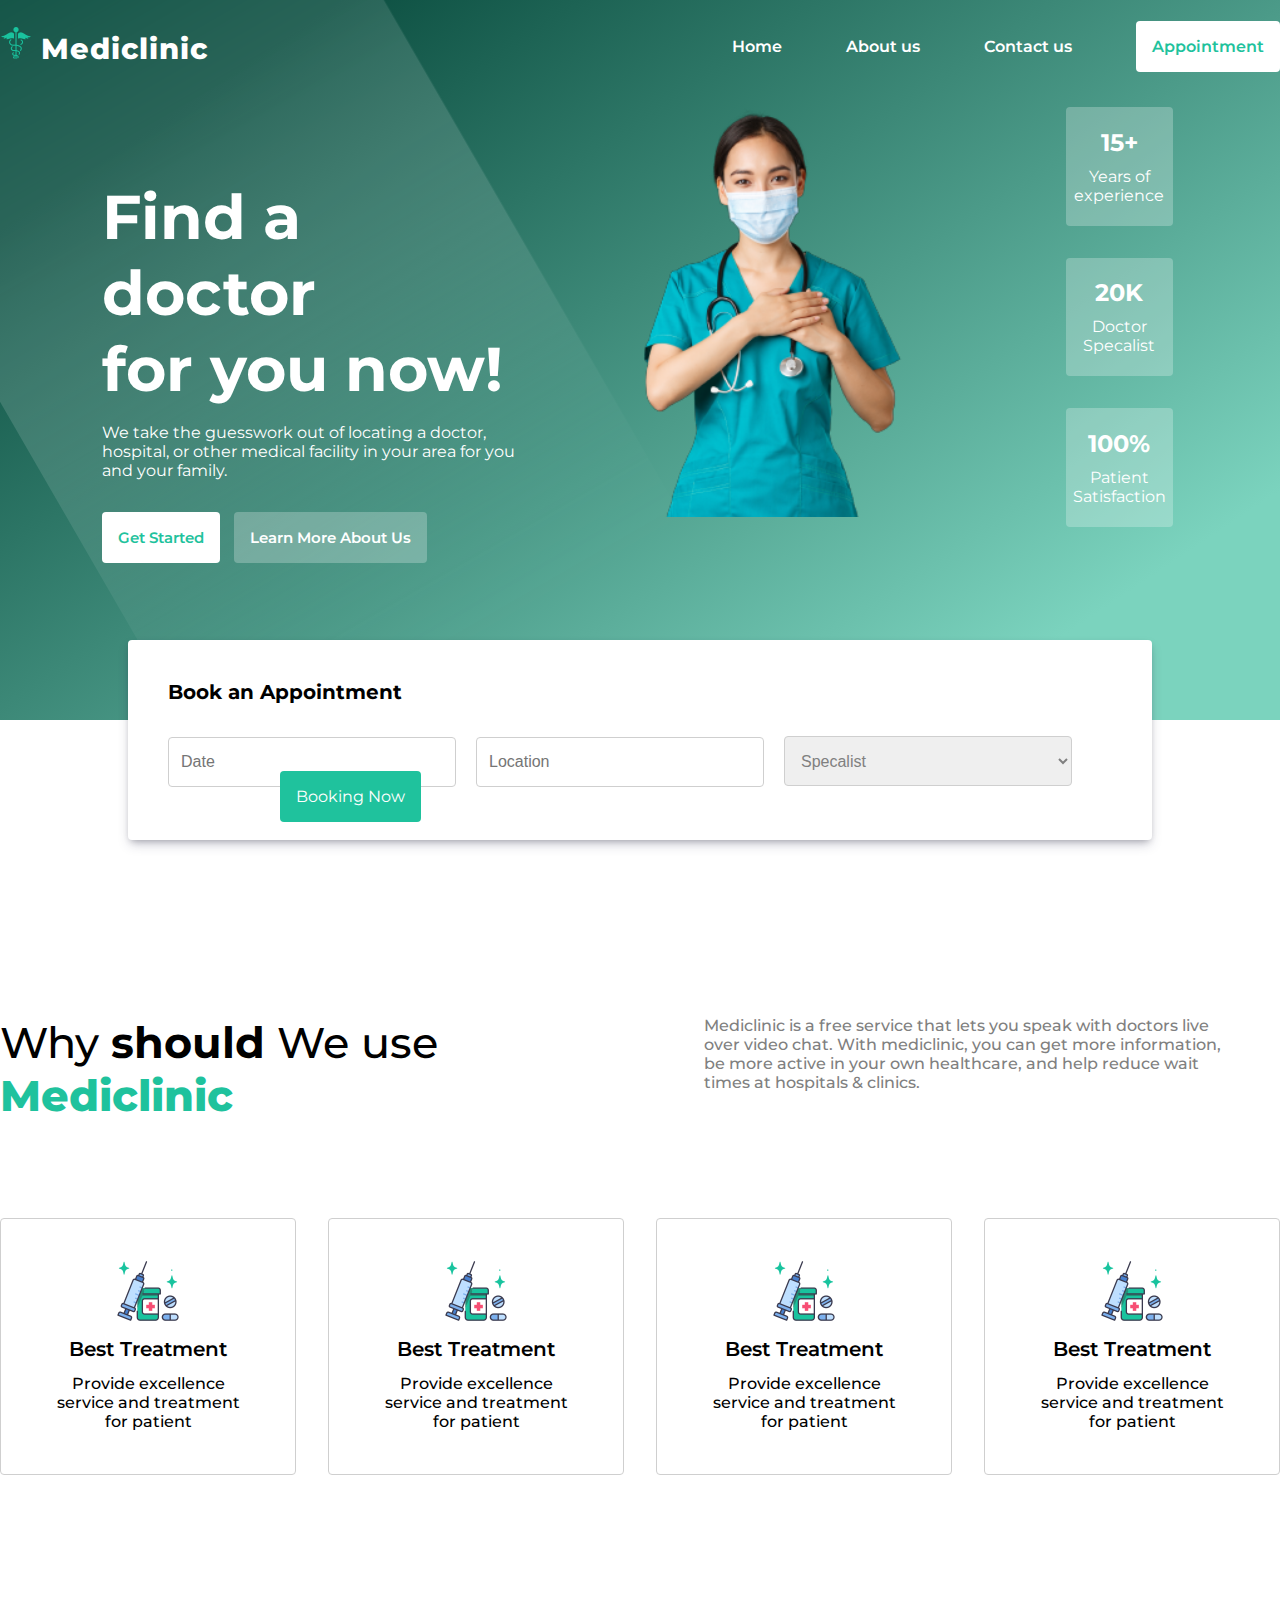
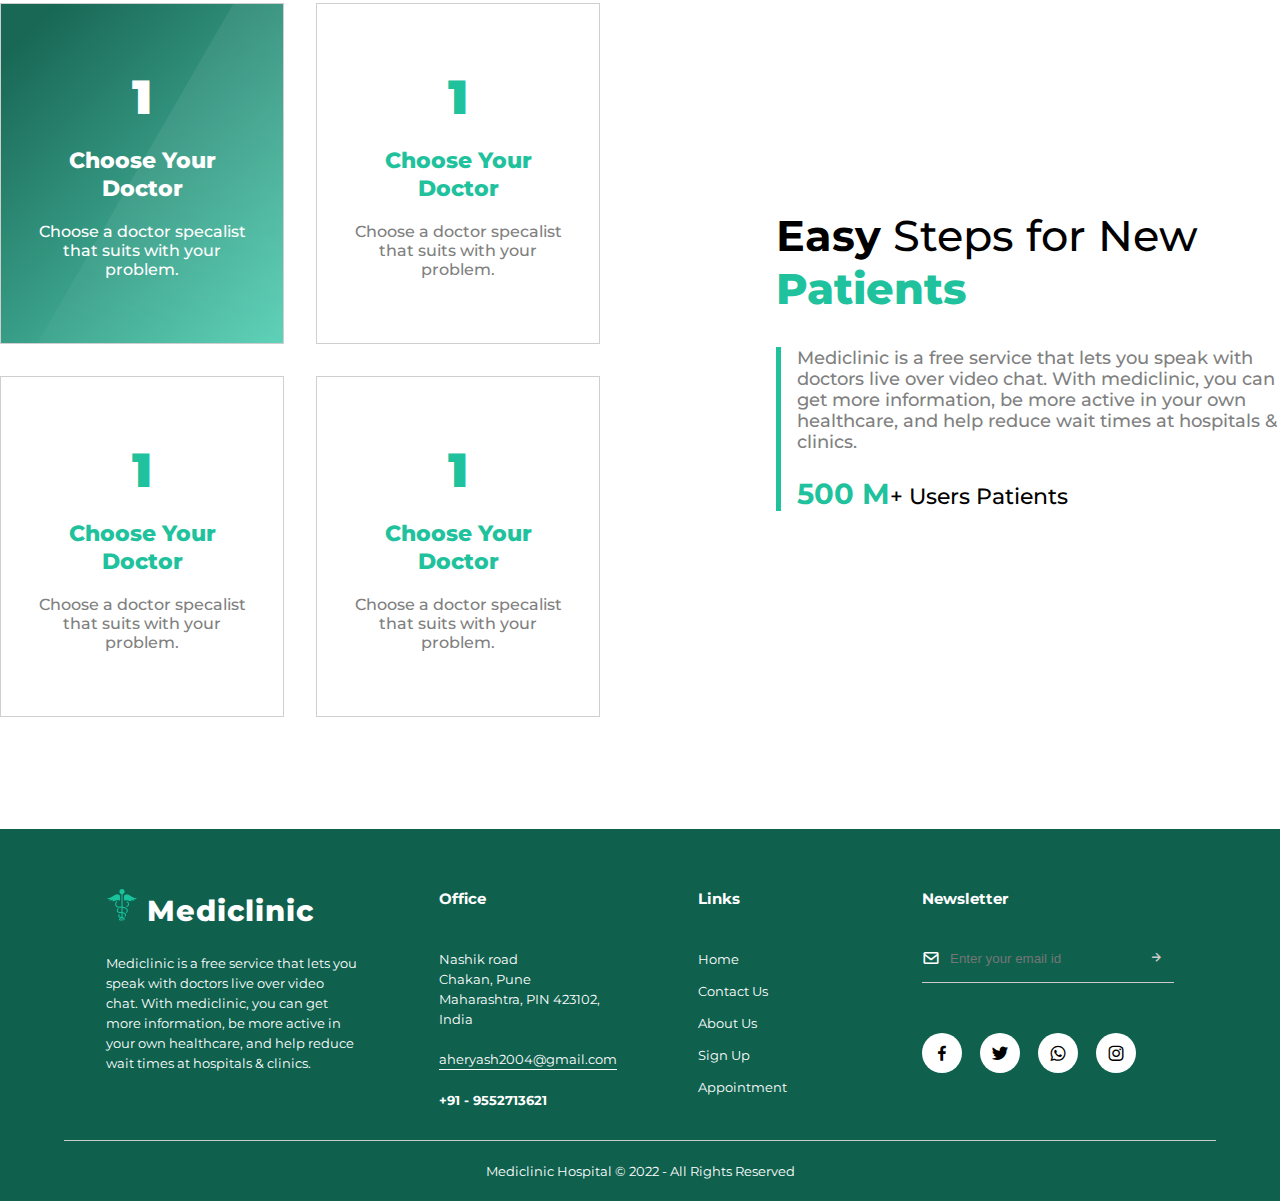
<file: index.html>
<!DOCTYPE html>
<html>
    <head>
        <link rel="stylesheet" href="style.css">
        <title>Home Page</title>
        <meta name="viewport" content="width=device-width, initial-scale=1.0">
        <link rel="stylesheet" href="https://cdnjs.cloudflare.com/ajax/libs/font-awesome/4.5.0/css/font-awesome.min.css">
        <link rel="stylesheet" href="https://cdn.jsdelivr.net/npm/boxicons@latest/css/boxicons.min.css">
        <link rel="stylesheet" href="https://cdn.jsdelivr.net/npm/swiper/swiper-bundle.min.css"/>
    </head>
    <body>

  
    <section class="main_section">
        <header class="header" id="header">
            <!-- navbar -->
            <nav class="nav container">
                <a href="#" class="nav_logo">
                   <img src="logo1.png" alt=""> Mediclinic
                </a>
                <ul class="nav_menu">
                    <li class="nav_list"><a href="#">Home</a></li>
                    <li class="nav_list"><a href="#">About us</a></li>
                    <li class="nav_list"><a href="#">Contact us</a></li>
                    <li class="nav_list appointment"><a href="#">Appointment</a></li>
                </ul>
            </nav>
        </header>

        <div class="text_container">
            <div class="main_text_container">
                <div class="text">
                    <h3>Find a doctor <br>for you now!</h3>
                </div>
                <div class="description">
                    <p>We take the guesswork out of locating a doctor, hospital, or other medical facility in your area for you and your family.</p>
                </div>
                <div class="button">
                    <a href="#">Get Started</a>
                    <a href="#" class="learn_more">Learn More About Us</a>
                </div>
            </div>
            <div class="image_container">
                <img src="doctor.png" alt="">
            </div>
            <div class="hospital_info_container">
                <div class="info">
                    <div class="info_1">
                        <h3>15+</h3>
                        <p>Years of experience</p>
                    </div>
                    <div class="info_2">
                        <h3>20K</h3>
                        <p>Doctor Specalist</p>
                    </div>
                    <div class="info_3">
                        <h3>100%</h3>
                        <p>Patient Satisfaction</p>
                    </div>
                </div>
            </div>
        </div>
    </section>
    <section class="appoint_container">
        <div class="appoint_text">
            <h3>Book an Appointment</h3>
        </div>
        <div class="appoint_input">
            <input type="text" class="date_input" onfocus="(this.type='date')" placeholder="Date">
            <input type="text" class="location_input" placeholder="Location">
            <select class="dropdown">
                <option value="specalist" class="option">Specalist</option>
                <option value="yash" class="option">Yash</option>
                <option value="swarup" class="option">Swarup</option>
                <option value="chetan" class="option">Chetan</option>
            </select>
            <a href="#" class="booking_button">Booking Now</a>
        </div>
    </section>

    <section class="why_should container">
        <div class="why_should_text_container">
            <p>Why <span class="should_text">should</span> We use<br><span class="hospital_text">Mediclinic</span></p>
        </div>
        <div class="why_should_para_container">
            <p>Mediclinic is a free service that lets you speak with doctors live over video chat. With mediclinic, you can get more information, be more active in your own healthcare, and help reduce wait times at hospitals & clinics.</p>
        </div>
    </section>

    <section class="features container">
        <div class="feature1">
            <div class="feature_img">
                <img src="treatment.png" alt="">
            </div>
            <div class="feature_name">
                <p>Best Treatment</p>
            </div>
            <div class="feature_para">
                Provide excellence service and treatment for patient
            </div>
        </div>

        <div class="feature1">
            <div class="feature_img">
                <img src="treatment.png" alt="">
            </div>
            <div class="feature_name">
                <p>Best Treatment</p>
            </div>
            <div class="feature_para">
                Provide excellence service and treatment for patient
            </div>
        </div>

        <div class="feature1">
            <div class="feature_img">
                <img src="treatment.png" alt="">
            </div>
            <div class="feature_name">
                <p>Best Treatment</p>
            </div>
            <div class="feature_para">
                Provide excellence service and treatment for patient
            </div>
        </div>

        <div class="feature1">
            <div class="feature_img">
                <img src="treatment.png" alt="">
            </div>
            <div class="feature_name">
                <p>Best Treatment</p>
            </div>
            <div class="feature_para">
                Provide excellence service and treatment for patient
            </div>
        </div>
    </section>

    <section class="steps container">
        <div class="steps_container">
            <div class="steps_box">
                <div class="step_box_1">
                    <h2>1</h2>
                    <h3>Choose Your Doctor</h3>
                    <p>Choose a doctor specalist that suits with your problem.</p>
                </div>
                <div class="step_box_2">
                    <h2>1</h2>
                    <h3>Choose Your Doctor</h3>
                    <p>Choose a doctor specalist that suits with your problem.</p>
                </div>
                <div class="step_box_3">
                    <h2>1</h2>
                    <h3>Choose Your Doctor</h3>
                    <p>Choose a doctor specalist that suits with your problem.</p>
                </div>
                <div class="step_box_4">
                    <h2>1</h2>
                    <h3>Choose Your Doctor</h3>
                    <p>Choose a doctor specalist that suits with your problem.</p>
                </div>
            </div>
            <div class="steps_info">
                <p><span class="easy_text">Easy</span> Steps for New <br> <span class="patient_text">Patients</span></p>
                <div class="steps_hospital_info">
                    <p>Mediclinic is a free service that lets you speak with doctors live over video chat. With mediclinic, you can get more information, be more active in your own healthcare, and help reduce wait times at hospitals & clinics.</p>
                    <h3><span>500 M</span>+ Users Patients</h3>
                </div>
            </div>
        </div>
    </section>

    <footer>
        <div class="row">
            <div class="col">
                <div class="footer_logo">
                    <img src="logo1.png" alt=""> Mediclinic
                </div>
                <p>Mediclinic is a free service that lets you speak with doctors live over video chat. With mediclinic, you can get more information, be more active in your own healthcare, and help reduce wait times at hospitals & clinics.</p>
            </div>
            <div class="col">
                <h3>Office</h3>
                <p>Nashik road</p>
                <p>Chakan, Pune</p>
                <p>Maharashtra, PIN 423102, India</p>
                <p class="email-id">aheryash2004@gmail.com</p>
                <h4>+91 - 9552713621</h4>
            </div>
            <div class="col">
                <h3>Links</h3>
                <ul>
                    <li><a href="#">Home</a></li>
                    <li><a href="#">Contact Us</a></li>
                    <li><a href="#">About Us</a></li>
                    <li><a href="#">Sign Up</a></li>
                    <li><a href="#">Appointment</a></li>
                </ul>
            </div>
            <div class="col">
                <h3>Newsletter</h3>
                <form action="#">
                    <i class='bx bx-envelope'></i>
                    <input type="email" placeholder="Enter your email id" required>
                    <button type="submit"><i class='bx bx-right-arrow-alt' ></i></button>
                </form>
                <div class="social-icons">
                    <i class='bx bxl-facebook' ></i>
                    <i class='bx bxl-twitter' ></i>
                    <i class='bx bxl-whatsapp' ></i>
                    <i class='bx bxl-instagram' ></i>
                </div>
            </div>
        </div>
        <hr>
        <p class="copyright">Mediclinic Hospital © 2022 - All Rights Reserved</p>
    </footer>



    <script src="script.js"></script>
    </body>
</html>
</file>
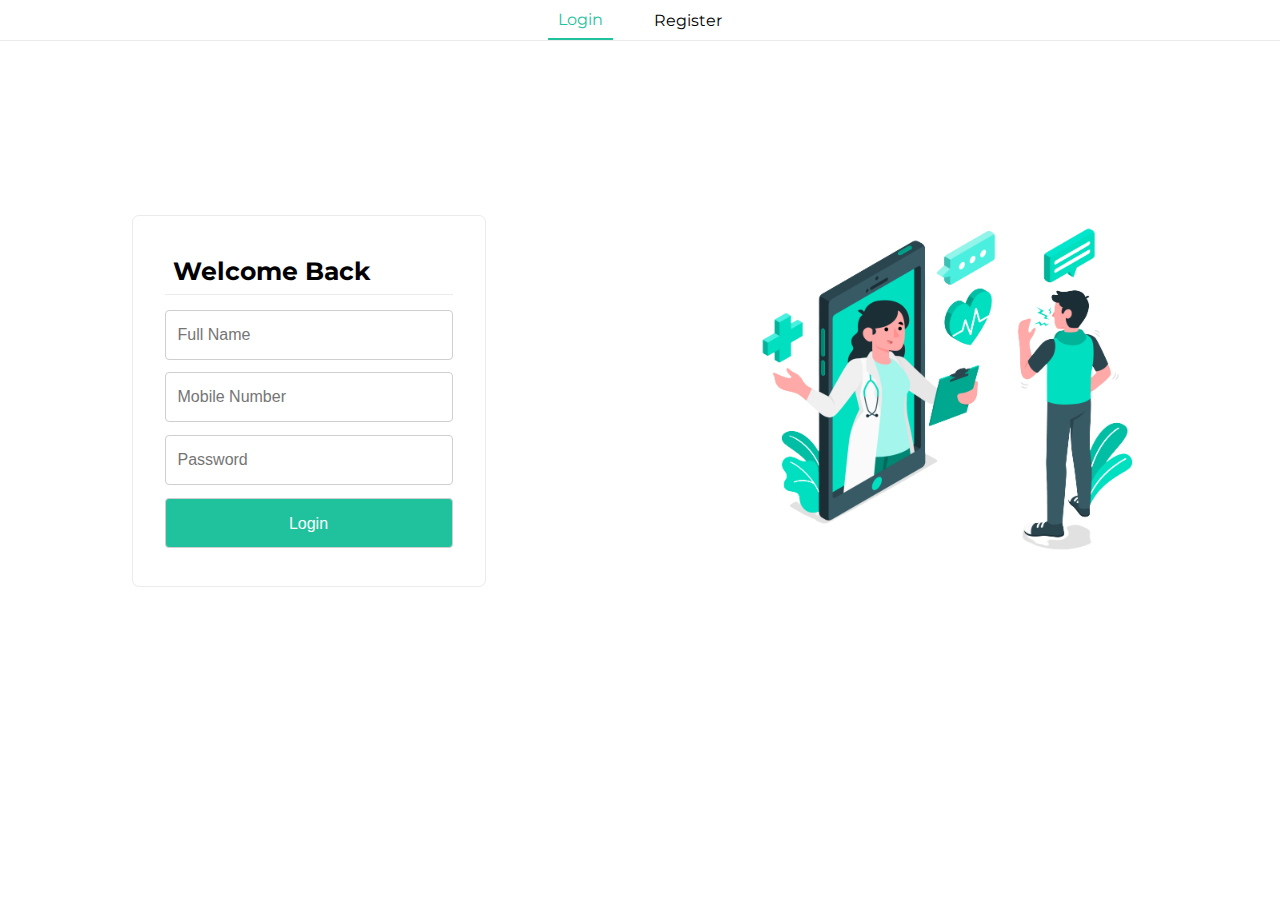
<file: login/login.html>
<!DOCTYPE html>
<html lang="en">
<head>
    <meta charset="UTF-8">
    <meta http-equiv="X-UA-Compatible" content="IE=edge">
    <meta name="viewport" content="width=device-width, initial-scale=1.0">
    <title>Login</title>
    <link rel="stylesheet" href="style.css">
    <link rel="stylesheet" href="http://anijs.github.io/lib/anicollection/anicollection.css">
</head>
<body>
    <div class="sub-header">
        <div class="log log-active">
            <a href="./login.html">Login</a>
        </div>
        <div class="log">
            <a href="./reg.html">Register</a>
        </div>
    </div>

    <main>
        
        <div class="form" data-anijs="if: load, on: window, do: bounceInLeft">
            <h3>
                Welcome Back
            </h3>
            <form action="" autocomplete="off">
                <input type="text" name="name" id="name" placeholder="Full Name" required> <br>
                <input type="number" minlength="10" maxlength="10" name="mob" id="mob" placeholder="Mobile Number" required> <br>
                <input type="password" name="pass" id="pass" placeholder="Password" required> <br>
                <input type="submit" data-anijs="if: mouseover, on: .sub, do: pulse" class="sub" value="Login">
            </form>
        </div>
        <div class="ill-img">
            <img src="./login-ill.png" alt="" width="400">
        </div>
    </main>

    <script src="anijs-master\dist\anijs-min.js"></script>
</body>
</html>
</file>
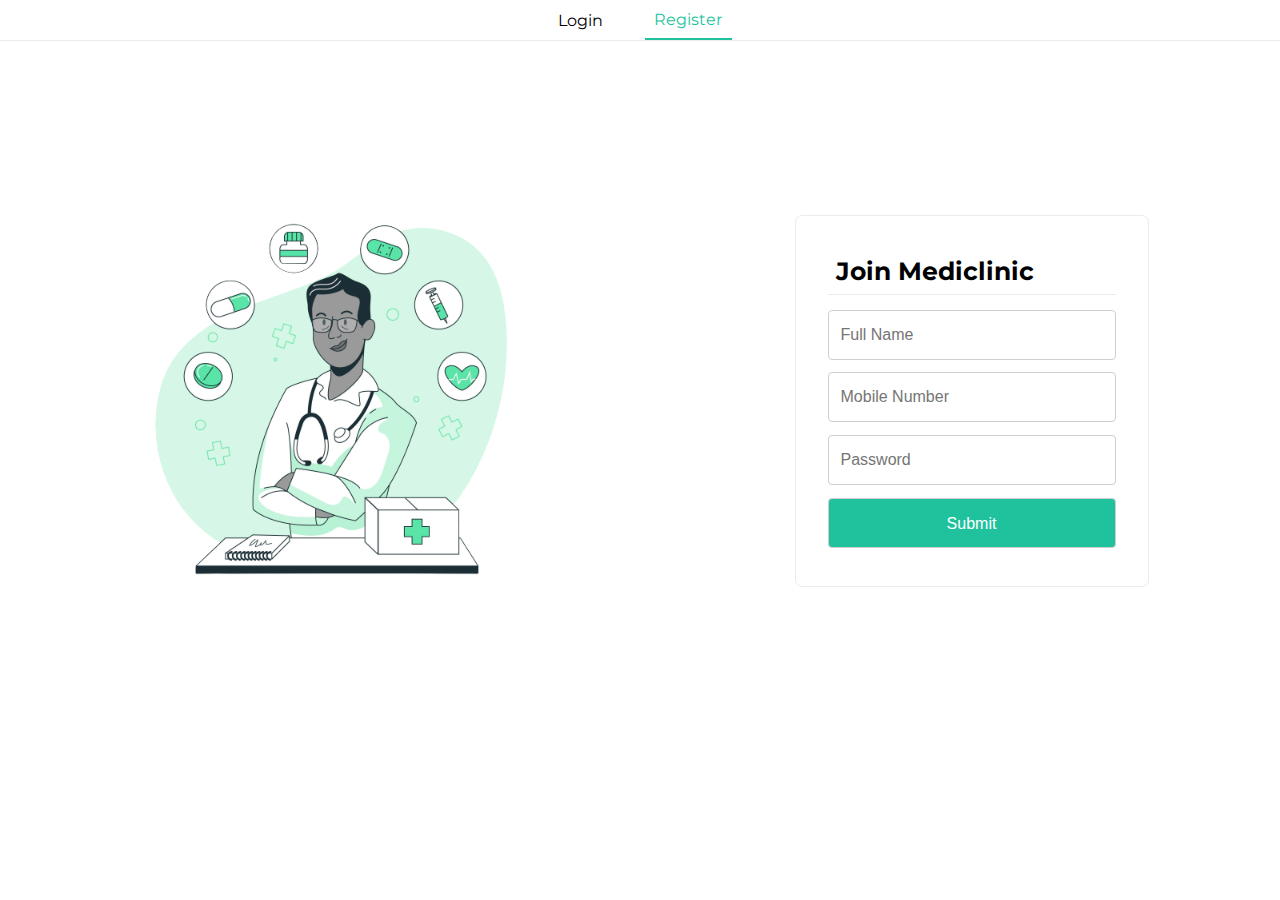
<file: login/reg.html>
<!DOCTYPE html>
<html lang="en">
<head>
    <meta charset="UTF-8">
    <meta http-equiv="X-UA-Compatible" content="IE=edge">
    <meta name="viewport" content="width=device-width, initial-scale=1.0">
    <title>Register</title>
    <link rel="stylesheet" href="style.css">
    <link rel="stylesheet" href="http://anijs.github.io/lib/anicollection/anicollection.css">
</head>
<body>
    <div class="sub-header">
        <div class="log">
            <a href="./login.html">Login</a>
        </div>
        <div class="log log-active">
            <a href="./reg.html">Register</a>
        </div>
    </div>

    <main>
        <div class="ill-img">
            <img src="./illustration.png" alt="" width="400">
        </div>
        <div class="form" data-anijs="if: load, on: window, do: bounceInRight">
            <h3>
                Join Mediclinic
            </h3>
            <form action="" autocomplete="off">
                <input type="text" name="name" id="name" placeholder="Full Name" required> <br>
                <input type="number" minlength="10" maxlength="10" name="mob" id="mob" placeholder="Mobile Number" required> <br>
                <input type="password" name="pass" id="pass" placeholder="Password" required> <br>
                <input type="submit" data-anijs="if: mouseover, on: .sub, do: pulse" class="sub" value="Submit">
            </form>
        </div>
    </main>

    <script src="anijs-master\dist\anijs-min.js"></script>
</body>
</html>
</file>
<file: style.css>
@import url('https://fonts.googleapis.com/css2?family=Inter:wght@300;400;500;600;700;800;900&display=swap');
@import url('https://fonts.googleapis.com/css2?family=Montserrat:wght@300;400;500;600;700;800;900&display=swap');

*{
    box-sizing: border-box;
    margin: 0;
    padding: 0;
}

body{
    /* font-family: 'Inter', sans-serif; */
    font-family: 'Montserrat', sans-serif;
}

html{
    scroll-behavior: smooth; 
}

ul {
    list-style: none;
}

a {
    text-decoration: none;
}

.section {
    padding: 7rem 0 2rem;
}

/*=============== LAYOUT ===============*/

.container {
    max-width: 1350px;
    margin-left: auto;
    margin-right: auto;
}

.grid {
    display: grid;
}


/*=============== HEADER SECTION ===============*/
.header{
    width: 100%;
    position: absolute;
    top: 0;
    left: 0;
    color: transparent;
}

/*=============== NAV ===============*/
.nav {
    height: 5.8rem;
    display: flex;
    justify-content: space-between;
    align-items: center;
}

.nav_logo{
    font-weight: 800;
    font-size:1.8rem;
    letter-spacing: 1px;
    color: white;
}


.nav_menu{
    display: flex;
    align-items: center;
    column-gap: 4rem;
}

.nav_list a{
    color: #fff;
    font-weight: 600;
}

.appointment a{
    background-color: #fff;
    color: #1fc29d;
    padding: 1rem;
    border-radius: .25rem;
}


/* main section */
.main_section{
    width: 100%;
    height: 80vh;
    background-image: url("svg3.svg");
    background-repeat: no-repeat;
    background-size: cover;
}

.img{
    width: 80%;
    position: absolute;
    top: 10px;
}

.text_container{
    display: flex;
    width: 100%;
}

.main_text_container{
    width: 40%;
    margin-top: 14%;
    margin-left: 8%;
}

.main_text_container .text{
    color: white;
    font-size: 3.3rem;
}

.text h3{
    font-weight: 700;
}

.description{
    color: white;
    margin-top: 1rem;
}

.button{
    margin-top: 3rem;
}

.button a{
    background-color: #fff;
    color: #1fc29d;
    padding: 1rem;
    font-weight: 600;
    border-radius: .25rem;
    font-size: 15px;
}

.button .learn_more{
    background: rgba( 255, 255, 255, 0.25 );
    color: #fff;
    margin-left: 10px;
}


.image_container{
    width: 50%;
}

.image_container img{
   width: 50%;
   margin-top: 20%;
   margin-left: 20%;
}

.hospital_info_container{
    width: 20%;
}

.info{
    display: flex;
    flex-direction: column;
    margin-top: 50%;
}

.info_1{
    background: rgba( 255, 255, 255, 0.25 );
    width: 50%;
    padding: 1.3rem;
    display: flex;
    flex-direction: column;
    align-items: center;
    justify-content: center;
    text-align: center;
    border-radius: .25rem;
}

.info_1 h3{
    color: #fff;
    font-weight: 700;
    font-size: 1.5rem;
}

.info_1 p{
    color: #fff;
    margin-top: 10px;
}

.info_2{
    background: rgba( 255, 255, 255, 0.25 );
    width: 50%;
    padding: 1.3rem;
    display: flex;
    flex-direction: column;
    align-items: center;
    justify-content: center;
    text-align: center;
    margin-top: 2rem;
    border-radius: .25rem;
}

.info_2 h3{
    color: #fff;
    font-weight: 700;
    font-size: 1.5rem;
}

.info_2 p{
    color: #fff;
    margin-top: 10px;
}

.info_3{
    background: rgba( 255, 255, 255, 0.25 );
    width: 50%;
    padding: 1.3rem;
    display: flex;
    flex-direction: column;
    align-items: center;
    justify-content: center;
    text-align: center;
    margin-top: 2rem;
    border-radius: .25rem;
}

.info_3 h3{
    color: #fff;
    font-weight: 700;
    font-size: 1.5rem;
}

.info_3 p{
    color: #fff;
    margin-top: 10px;
}



.appoint_container{
    width: 80%;
    height: 200px;
    background-color: white;
    margin: auto auto;
    transform: translateY(-40%);
    box-shadow: rgba(50, 50, 93, 0.25) 0px 6px 12px -2px, rgba(0, 0, 0, 0.3) 0px 3px 7px -3px;
    padding: 2.5rem;
    border-radius: .25rem;
}

.appoint_text h3{
    font-size: 20px;
}

.appoint_input{
    margin-top: 2rem;
}

.date_input[type=date]{
    height: 50px;
    width: 18rem;
    padding: .75rem;
    border: 1px solid #cfcfcf;
    border-radius: .25rem;
    color: gray;
    font-size: 16px;
}

.date_input{
    height: 50px;
    width: 18rem;
    padding: .75rem;
    border: 1px solid #cfcfcf;
    border-radius: .25rem;
    color: gray;
    font-size: 16px;
    outline: none;
}

.date_input:focus{
    border: 1.3px solid #1fc29d;
}

.location_input{
    height: 50px;
    width: 18rem;
    padding: .75rem;
    border: 1px solid #cfcfcf;
    border-radius: .25rem;
    margin-left: 1rem;
    color: gray;
    font-size: 16px;
    outline: none;
}

.location_input:focus{
    border: 1.3px solid #1fc29d;
}


.dropdown{
    height: 50px;
    width: 18rem;
    padding: .75rem;
    border: 1px solid #cfcfcf;
    border-radius: .25rem; 
    margin-left: 1rem;
    color: gray;
    font-size: 16px;
    outline: none;
}

.dropdown:focus{
    border: 1.3px solid #1fc29d;
}


.booking_button{
    background-color: #1fc29d;
    color: #fff;
    border-radius: .25rem;
    padding: 1rem;
    margin-left: 7rem;
}




/* why should */

.why_should{
    margin-top: 6rem;
    display: flex;
}

.why_should_text_container{
    width: 55%;
}

.why_should_para_container{
    width: 45%;
}

.why_should_text_container p{
    font-size: 2.7rem;
    font-weight: 500;
}

.why_should_text_container .should_text{
    font-weight: 700;
}

.why_should_text_container .hospital_text{
    font-weight: 800;
    color: #1fc29d;
}

.why_should_para_container p{
    padding-right: 3rem;
    font-weight: 500;
    color: gray;
}


/* features */
.features{
    width: 100%;
    display: grid;
    grid-template-columns: repeat(4,1fr);
    gap: 2rem;
    margin-top: 6rem;
}

.feature1{
    background-color: #fff;
    border: 1px solid #cfcfcf;
    text-align: center;
    padding: 2.5rem;
    border-radius: .25rem;
    transition: all .3s ease-in-out;
}

.feature1:hover{
    background-image: url('feature_background.svg');
    background-repeat: no-repeat;
    background-size: cover;
    color: #fff;
    transform: scale(1.1);
    border: none;
}

.feature1 .feature_name{
    margin-top: 10px;
    font-size: 20px;
    font-weight: 600;
}

.feature1 .feature_para{
    margin-top: 10px;
    padding: .20rem;
    font-weight: 500;
}


/* steps */
.steps{
    margin-top: 8rem;
}
.steps_container{
    display: grid;
    grid-template-columns: repeat(2,1fr);
    gap: 5rem;
}

.steps_box{
    display: grid;
    grid-template-columns: repeat(2,1fr);
    gap: 2rem;
    text-align: center;
}

.step_box_1{
    padding: 2rem;
    border: 1px solid  #cfcfcf;
    background-image: url('feature_background.svg');
    background-repeat: no-repeat;
    background-size: cover;
    padding-top: 4rem;
    padding-bottom: 4rem;
}

.step_box_1 h2{
    font-weight: 900;
    color: white;
    font-size: 3rem;    
}

.step_box_1 h3{
    font-size: 1.4rem;
    margin-top: 20px;
    font-weight: 800;
    color: white;
}

.step_box_1 p{
    margin-top: 20px;
    color: white;
    font-weight: 500;
}

.step_box_2, .step_box_3, .step_box_4{
    padding: 2rem;
    border: 1px solid  #cfcfcf;
    padding-top: 4rem;
    padding-bottom: 4rem;
}

.step_box_2 h2, .step_box_3 h2, .step_box_4 h2{
    font-weight: 900;
    color: #1fc29d;
    font-size: 3rem;    
}

.step_box_2 h3, .step_box_3 h3, .step_box_4 h3{
    font-size: 1.4rem;
    margin-top: 20px;
    font-weight: 800;
    color: #1fc29d;
}

.step_box_2 p, .step_box_3 p, .step_box_4 p{
    margin-top: 20px;
    color: gray;
    font-weight: 500;
}

.steps_info{
    margin-left: 6rem;
    margin-top: auto;
    margin-bottom: auto;
}

.steps_info p{
    font-size: 2.7rem;
    font-weight: 500;
}

.steps_info p .easy_text{
    font-weight: 700;
}

.steps_info p .patient_text{
    font-weight: 800;
    color: #1fc29d;
}

.steps_hospital_info{
    margin-top: 2rem;
    border-left: 5px solid #1fc29d;
    padding-left: 1rem;
}

.steps_hospital_info p{
    font-size: 1.1rem;
    color: gray;
}

.steps_hospital_info h3{
    font-size: 1.4rem;
    font-weight: 500;
    margin-top: 1.5rem;
}

.steps_hospital_info h3 span{
    font-size: 1.8rem;
    font-weight: 700;
    color: #1fc29d;
}


/* footer */
footer{
    margin-top: 7rem;
    width: 100%;
    background-color: #0f614e;
    color: #fff;
    padding: 50px 0 20px;
    font-size: 13px;
    line-height: 20px;
}

.row{
    width: 85%;
    margin: auto;
    display: flex;
    align-items: flex-start;
    flex-wrap: wrap;
    justify-content: space-between;
}

.col{
    flex-basis: 25%;
    padding: 10px;
}

.col:nth-child(2), .col:nth-child(3){
    flex-basis: 15%;
}

.footer_logo{
    font-weight: 800;
    font-size:1.8rem;
    letter-spacing: 1px;
    color: white;
    margin-bottom: 2rem;
}

.col h3{
    width: fit-content;
    margin-bottom: 40px;
    position: relative;
}

.email-id{
    width: fit-content;
    border-bottom: 1px solid #fff;
    margin: 20px 0;
}

.col ul li{
    margin-bottom: 12px;
}

.col ul li a{
    text-decoration: none;
    color: #fff;
}

.col form{
    padding-bottom: 15px;
    display: flex;
    align-items: center;
    justify-content: space-between;
    border-bottom: 1px solid #ccc;
    margin-bottom: 50px;
}

.col form .bx{
    font-size: 18px;
    margin-right: 10px;
}

.col form input{
    width: 100%;
    background: transparent;
    color: #ccc;
    border: 0;
    outline: none;
}

.col form button{
    background: transparent;
    border: 0;
    outline: none;
    cursor: pointer;
}

.col form button .bx{
    font-size: 16px;
    color: #ccc;
}

.col .social-icons .bx{
    width: 40px;
    height: 40px;
    border-radius: 50%;
    text-align: center;
    line-height: 40px;
    font-size: 20px;
    color: #000;
    background: #fff;
    margin-right: 15px;
    cursor: pointer;
}
 
footer hr{
    width: 90%;
    border: 0;
    border-bottom: 1px solid #ccc;
    margin: 20px auto;
}

.copyright{
    text-align: center;
}















 /* Change background header */
/* .scroll-header{
    background-image: url('navbar_background.svg');
    background-repeat: no-repeat;
    background-size: cover;
    z-index: 100;
} */
</file>
<file: login/style.css>
@import url('https://fonts.googleapis.com/css2?family=Inter&family=Montserrat&display=swap');

:root{
    --grey: rgba(211, 211, 211, 0.458);
    --green: #1fc29d;
}

*{
    padding: 0;
    margin: 0;
    box-sizing: border-box;
}

body{
    font-family: 'Inter', sans-serif;
}

.sub-header{
    display: flex;
    align-items: center;
    justify-content: center;
    gap: 2rem;
    border-bottom: 1px solid var(--grey);
}

.log{
    padding: .6rem;

}

h1, h2, h3, .log{
    font-family: 'Montserrat', sans-serif;
}

.log-active{
    border-bottom: 2px solid var(--green);
    color: var(--green);
}

a{
    color: currentColor;
    text-decoration: none;
}

main{
    display: flex;
    height: 80vh;
    align-items: center;
    justify-content: space-around;
}

.form{
    padding: 2rem;
    border: 1px solid var(--grey);
    border-radius: 7px;
    /* animation-name: ani; */
    animation-duration: 4s;
    z-index: 2;
}

.form h3{
    padding: .5rem;
    margin-bottom: .5rem;
    border-bottom: 1px solid var(--grey);
    font-size: 25px;
}


input{
    height: 50px;
    width: 18rem;
    padding: .75rem;
    border: 1px solid #cfcfcf;
    border-radius: .25rem;
    color: gray;
    font-size: 16px;
    outline: none;
    margin: .4rem 0;
}

input:focus{
    border: 1.3px solid #1fc29d;
}

input[type='submit']{
    background-color: #1fc29d;
    color: #fff;
    border-radius: .25rem;
    padding: 1rem;
    transition: all 200ms ease-in-out;
}

input[type='submit']:hover{
    transform: scale(1.05);
}

@media screen and (max-width:900px) {
    .ill-img{
        display: none;
    }
}

@keyframes ani {
    from{
        transform: translateY(-30rem);
    }
    to{
        transform: translateY(0rem);
    }
}
</file>
